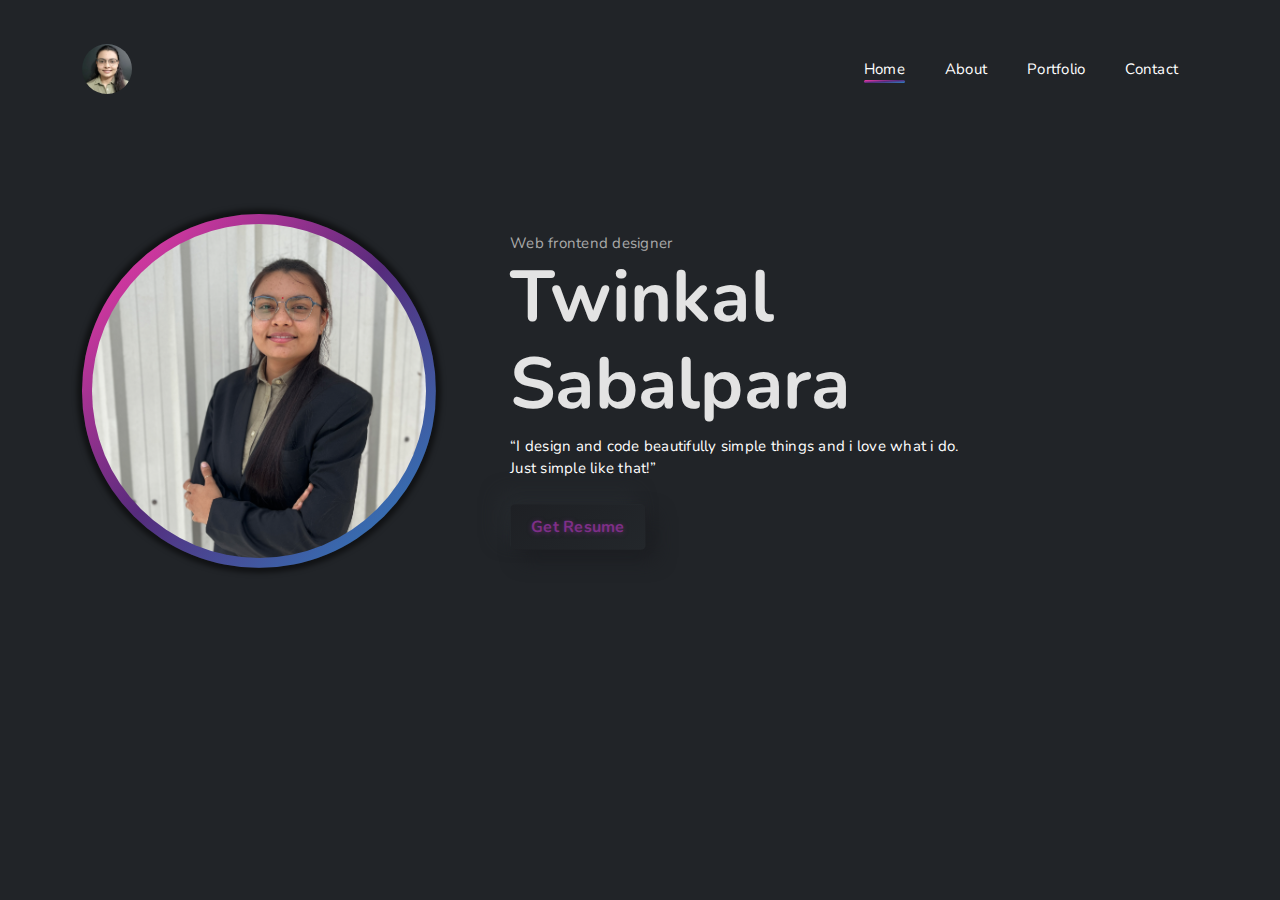
<file: index.html>
<!DOCTYPE html>
<html lang="en">

<head>
    <meta charset="UTF-8">
    <meta name="viewport" content="width=device-width, initial-scale=1.0">
    <title>Portfolio | Twinakal Sabalpara</title>
    <!-- favicon -->
    <link rel="shortcut icon" href="img/icons8-portfolio-64.png" />
    <!-- Font Awesome -->
    <link rel="stylesheet" href="css/all.min.css">
    <!-- Bootstrap CSS -->
    <link href="css/bootstrap.min.css" rel="stylesheet">
    <!-- animate css -->
    <link rel="stylesheet" href="css/bootstrap-icons.css" type="text/css">
    <!-- style -->
    <link rel="stylesheet" href="css/style.css" type="text/css">
</head>

<body>
    <header>
        <div class="container pt-4">
            <div class="row align-items-center">
                <div class="col-6">
                    <div class="logo">
                        <a href="index.html">
                            <img src="img/Twinkal_photo.jpg" alt="">
                        </a>
                    </div>
                </div>
                <div class="col-6">
                    <nav>
                        <ul class="d-flex justify-content-end">
                            <li class="active">
                                <a href="index.html">Home</a>
                            </li>
                            <li>
                                <a href="about.html">About</a>
                            </li>
                            <li>
                                <a href="portfolio.html">Portfolio</a>
                            </li>
                            <li>
                                <a href="contact.html">Contact</a>
                            </li>
                        </ul>
                    </nav>
                </div>
            </div>
        </div>
    </header>
    <main>
        <section class="py-100">
            <div class="container">
                <div class="row  align-items-center">
                    <div class="col-4">
                        <div class="flip-box ">
                            <div class="flip-box-front flip-box-front-1">
                            </div>
                            <div class="flip-box-back text-center">
                                <div class="inner text-center ">
                                    <h2 class="flip-box-header">Social account</h2>
                                    <div class="social-account">
                                        <ul class="d-flex align-items-center justify-content-center mt-4">
                                            <li>
                                                <a href="https://github.com/Twinkalsabalpara" target="_blank">
                                                    <i class="bi bi-github"></i>
                                                </a>
                                            </li>
                                            <li>
                                                <a href="https://www.instagram.com/_design_creater_/" target="_blank">
                                                    <i class="bi bi-instagram"></i>
                                                </a>
                                            </li>
                                            <li>
                                                <a href="https://www.behance.net/twinkalsabalpara" target="_blank">
                                                    <i class="bi bi-behance"></i>
                                                </a>
                                            </li>
                                            <li>
                                                <a href="https://www.linkedin.com/in/twinkal-sabalpara-104bb2242/" target="_blank">
                                                    <i class="bi bi-linkedin fs-5"></i>
                                                </a>
                                            </li>
                                        </ul>
                                    </div>
                                </div>
                            </div>
                        </div>
                    </div>
                    <div class="col-7">
                        <div class="banner-content ps-5">
                            <p style="color:#aaa;">Web frontend designer</p>
                            <h1 class="display-2 fw-bold">Twinkal Sabalpara</h1>
                            <q class="d-block text-white">I design and code beautifully simple things and i love what i do. <br> Just simple like that!</q>
                            <div class="btn mt-4">Get Resume</div>
                        </div>
                    </div>
                </div>
            </div>
        </section>
    </main>
    <script src="js/jquery-min.js"></script>
    <script src="js/bootstrap.bundle.min.js"></script>
</body>

</html>
</file>
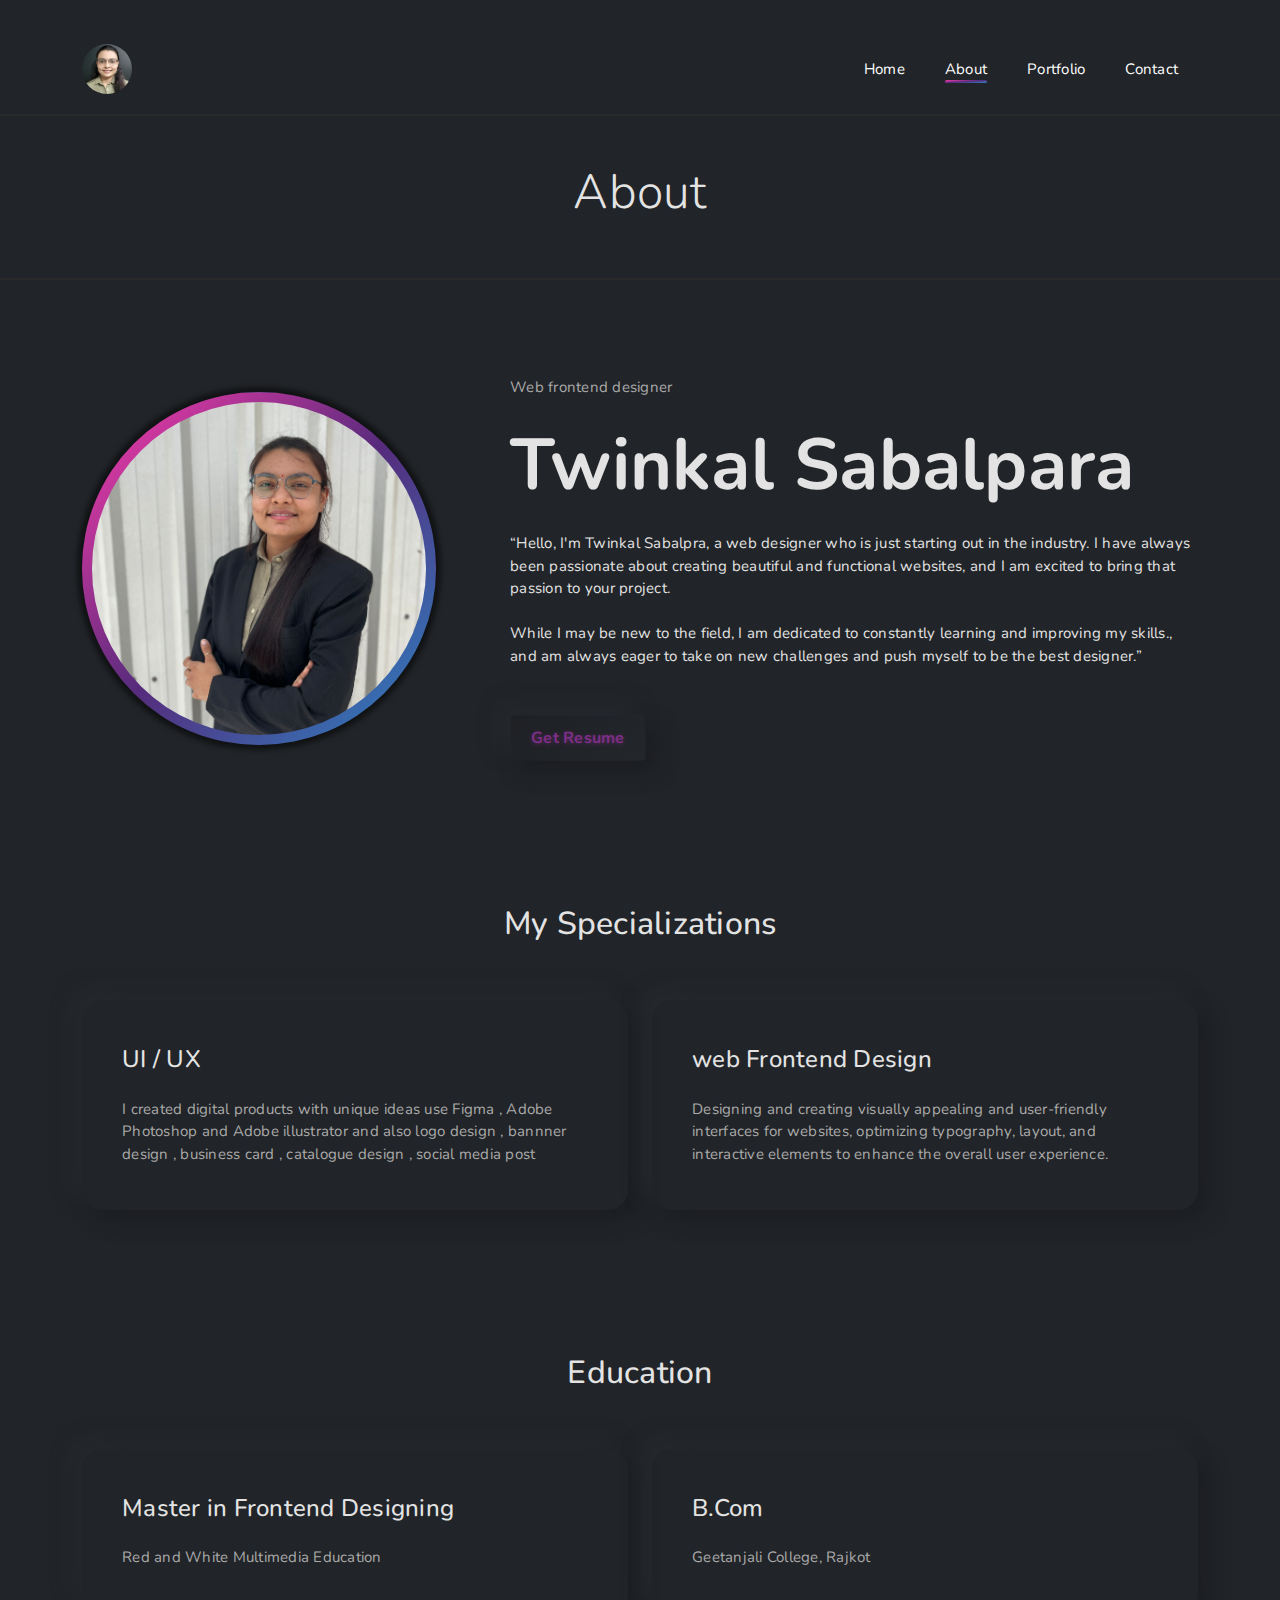
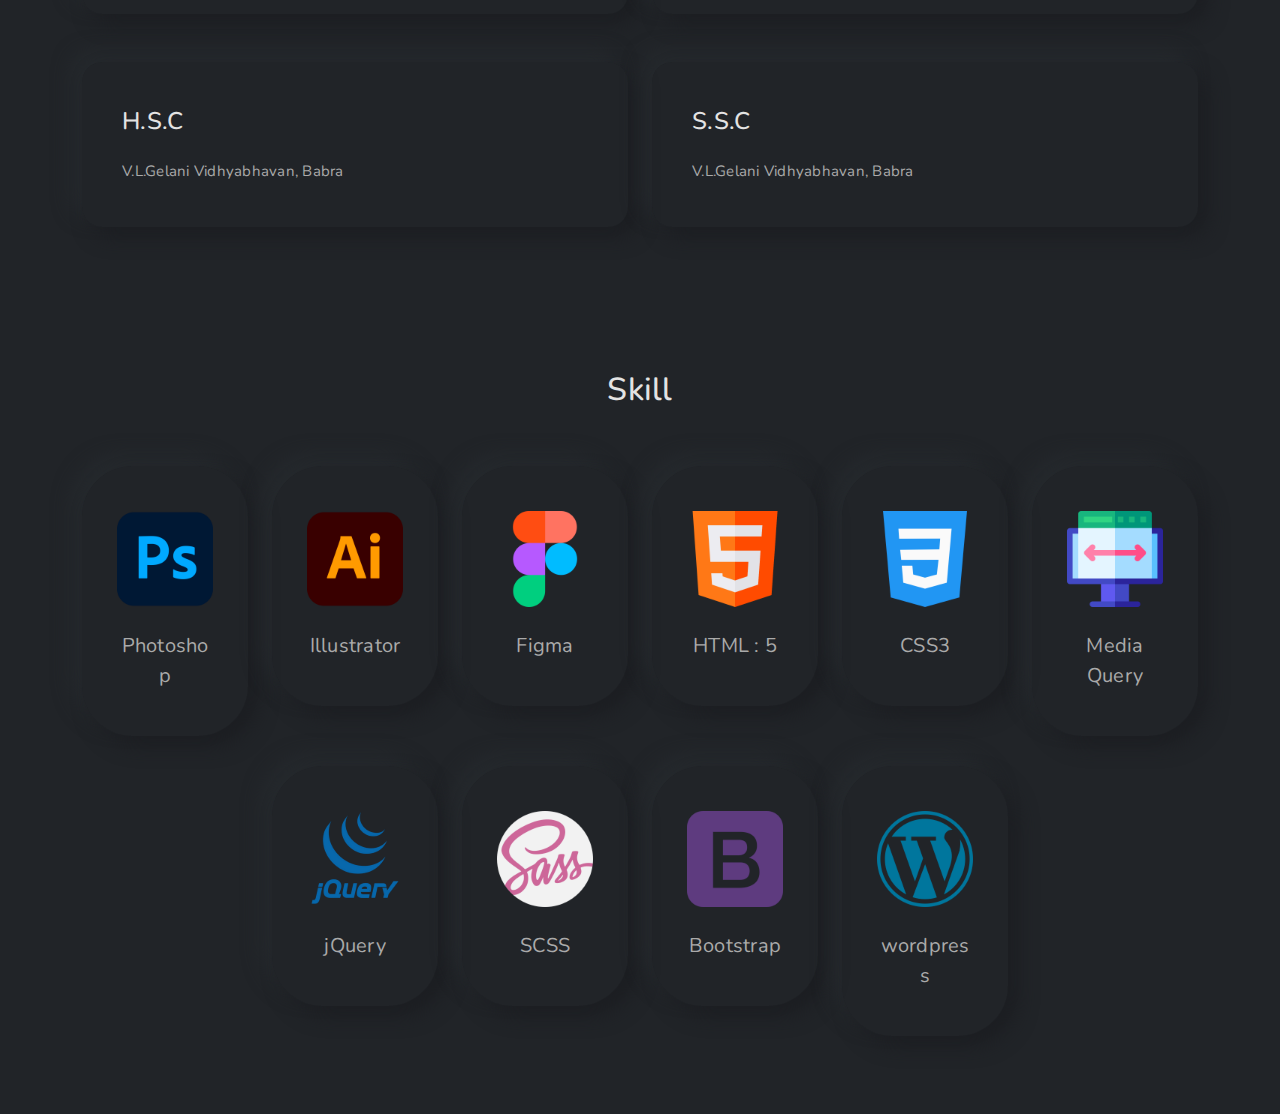
<file: about.html>
<!DOCTYPE html>
<html lang="en">

<head>
    <meta charset="UTF-8">
    <meta name="viewport" content="width=device-width, initial-scale=1.0">
    <title>Portfolio | Twinakal Sabalpara</title>
    <!-- favicon -->
    <link rel="shortcut icon" href="img/icons8-portfolio-64.png" />
    <!-- Font Awesome -->
    <link rel="stylesheet" href="css/all.min.css">
    <!-- Bootstrap CSS -->
    <link href="css/bootstrap.min.css" rel="stylesheet">
    <!-- animate css -->
    <link rel="stylesheet" href="css/bootstrap-icons.css" type="text/css">
    <!-- style -->
    <link rel="stylesheet" href="css/style.css" type="text/css">
</head>

<body>
    <header>
        <div class="container pt-4">
            <div class="row align-items-center">
                <div class="col-6">
                    <div class="logo">
                        <a href="index.html">
                            <img src="img/Twinkal_photo.jpg" alt="">
                        </a>
                    </div>
                </div>
                <div class="col-6">
                    <nav>
                        <ul class="d-flex justify-content-end">
                            <li>
                                <a href="index.html">Home</a>
                            </li>
                            <li class="active">
                                <a href="about.html">About</a>
                            </li>
                            <li>
                                <a href="portfolio.html">Portfolio</a>
                            </li>
                            <li>
                                <a href="contact.html">Contact</a>
                            </li>
                        </ul>
                    </nav>
                </div>
            </div>
        </div>
    </header>

    <main>
        <section class="sub-head">
            <div class="container py-5">
                <div class="row d-flex flex-column align-items-start">
                    <h2 class="display-5">About</h2>
                </div>
            </div>
        </section>
        <section>
            <div class="container my-5">
                <div class="row justify-content-between align-items-center py-5">
                    <!-- <div class="col-12 text-center mb-5">
                        <h2> About Me</h2>
                    </div> -->
                    <div class="col-4">
                        <div class="flip-box-front flip-box-front-1">
                        </div>
                    </div>
                    <div class="col-8">
                        <div class="banner-content ps-5">
                            <p>Web frontend designer</p>
                            <h1 class="display-2 fw-bold my-4">Twinkal Sabalpara</h1>
                            <q class="d-block"><span>Hello, I'm Twinkal Sabalpra, a web designer who is just starting out in
                                    the industry. I have always been passionate about creating beautiful and functional
                                    websites, and I am excited to bring that passion to your project.</span> <br><br>
                                <span>While I may be new to the field, I am dedicated to constantly learning and improving
                                    my skills., and am always eager to take on new challenges and push myself to be the best
                                    designer.</span></q>
                            <div class="btn mt-5">Get Resume</div>
                        </div>
                    </div>
                </div>
            </div>
        </section>
        <section class="py-5">
            <div class="container">
                <div class="row">
                    <div class="col-12 text-center mb-5">
                        <h2>My Specializations</h2>
                    </div>
                    <div class="col-6">
                        <div class="card mb-5">
                            <h4>UI / UX</h4>
                            <p class="mt-3">I created digital products with unique ideas use Figma , Adobe Photoshop and Adobe illustrator and also logo design , bannner design , business card , catalogue design , social media post</p>
                        </div>
                    </div>
                    <div class="col-6">
                        <div class="card">
                            <h4>web Frontend Design</h4>
                            <p class="mt-3">Designing and creating visually appealing and user-friendly interfaces for websites, optimizing typography, layout, and interactive elements to enhance the overall user experience. </p>
                        </div>
                    </div>
                </div>
            </div>
        </section>
        <section class="py-5">
            <div class="container">
                <div class="row">
                    <div class="col-12 text-center mb-5">
                        <h2> Education</h2>
                    </div>
                    <div class="col-6">
                        <div class="card mb-5">
                            <h4>Master in Frontend Designing</h4>
                            <p class="mt-3">Red and White Multimedia Education  </p>
                        </div>
                    </div>
                    <div class="col-6">
                        <div class="card">
                            <h4>B.Com</h4>
                            <p class="mt-3">Geetanjali College, Rajkot </p>
                        </div>
                    </div>
                    <div class="col-6">
                        <div class="card mb-5">
                            <h4>H.S.C</h4>
                            <p class="mt-3">V.L.Gelani Vidhyabhavan, Babra</p>
                        </div>
                    </div>
                    <div class="col-6">
                        <div class="card">
                            <h4>S.S.C</h4>
                            <p class="mt-3">V.L.Gelani Vidhyabhavan, Babra</p>
                        </div>
                    </div>
                </div>
            </div>
        </section>
        <section class="py-5">
            <div class="container">
                <div class="row justify-content-center">
                    <div class="col-12 text-center mb-5">
                        <h2>Skill</h2>
                    </div>
                    <div class="col-2">
                        <div class="card skill-icon text-center">
                            <img src="img/photoshop.png" alt="">
                            <p class="fs-5 mt-4"> Photoshop</p>
                        </div>
                    </div>
                    <div class="col-2">
                        <div class="card skill-icon text-center">
                            <img src="img/illustrator.png" alt="">
                            <p class="fs-5 mt-4">Illustrator</p>
                        </div>
                    </div>
                    <div class="col-2">
                        <div class="card skill-icon text-center">
                            <img src="img/figma.png" alt="">
                            <p class="fs-5 mt-4">Figma</p>
                        </div>
                    </div>
                    <div class="col-2">
                        <div class="card skill-icon text-center">
                            <img src="img/html.png" alt="">
                            <p class="fs-5 mt-4">HTML : 5</p>
                        </div>
                    </div>
                    <div class="col-2">
                        <div class="card skill-icon text-center">
                            <img src="img/css-3.png" alt="">
                            <p class="fs-5 mt-4">CSS3</p>
                        </div>
                    </div>
                    <div class="col-2">
                        <div class="card skill-icon text-center">
                            <img src="img/media.png" alt="">
                            <p class="fs-5 mt-4">Media Query</p>
                        </div>
                    </div>
                    <div class="col-2">
                        <div class="card skill-icon text-center">
                            <img src="img/jquery.webp" alt="">
                            <p class="fs-5 mt-4">jQuery</p>
                        </div>
                    </div>
                    <div class="col-2">
                        <div class="card skill-icon text-center">
                            <img src="img/sass.png" alt="">
                            <p class="fs-5 mt-4">SCSS</p>
                        </div>
                    </div>
                    <div class="col-2">
                        <div class="card skill-icon text-center">
                            <img src="img/bootstrap.png" alt="">
                            <p class="fs-5 mt-4">Bootstrap</p>
                        </div>
                    </div>
                    <div class="col-2">
                        <div class="card skill-icon text-center">
                            <img src="img/wordpress.png" alt="">
                            <p class="fs-5 mt-4">wordpress</p>
                        </div>
                    </div>
                    
                    
                    
                </div>
            </div>
        </section>
    </main>
    <script src="js/jquery-min.js"></script>
</body>

</html>
</file>
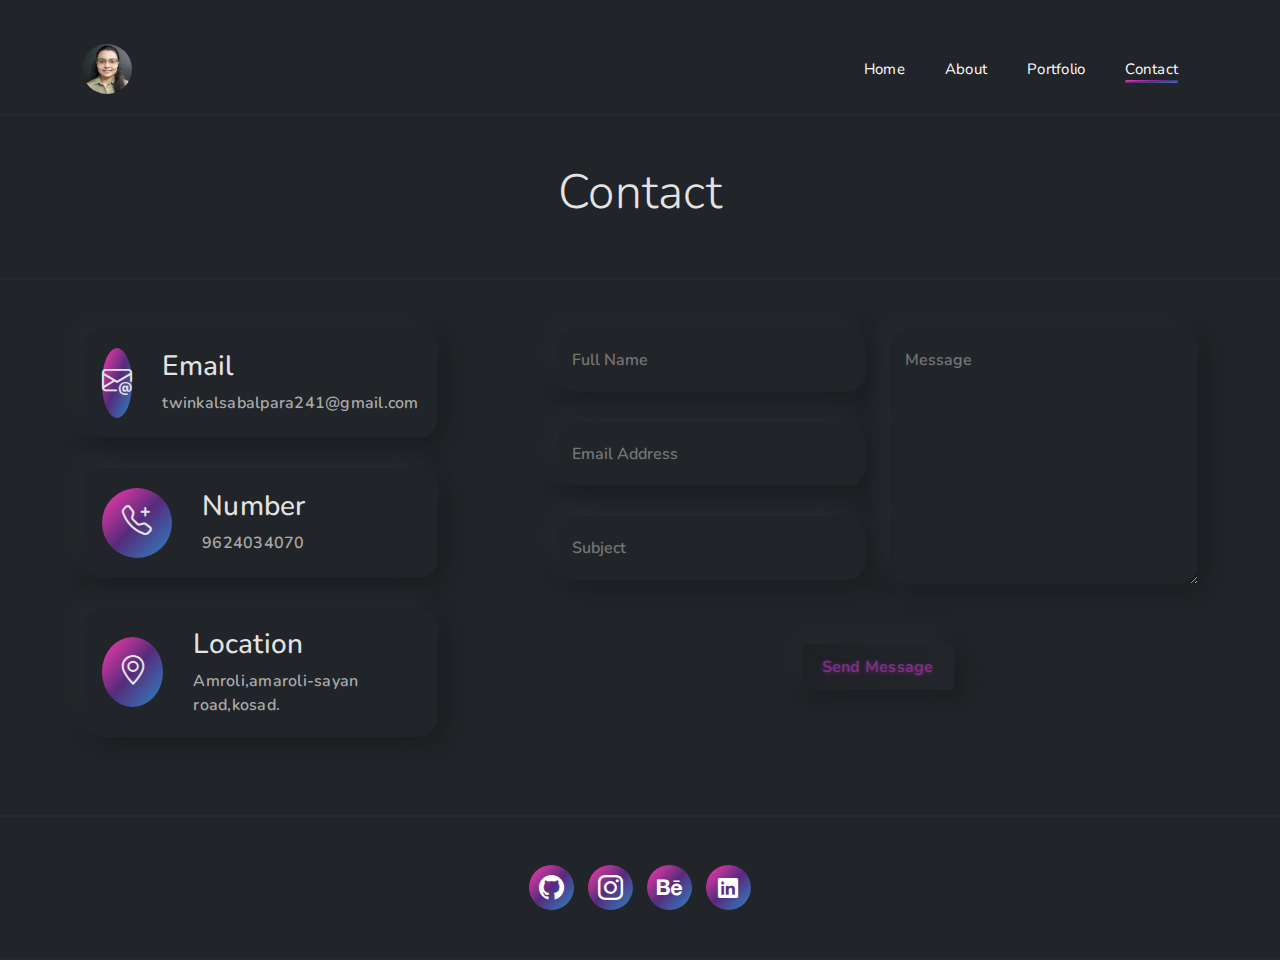
<file: contact.html>
<!DOCTYPE html>
<html lang="en">

<head>
    <meta charset="UTF-8">
    <meta name="viewport" content="width=device-width, initial-scale=1.0">
    <title>Portfolio | Twinakal Sabalpara</title>
    <!-- favicon -->
    <link rel="shortcut icon" href="img/icons8-portfolio-64.png" />
    <!-- Font Awesome -->
    <link rel="stylesheet" href="css/all.min.css">
    <!-- Bootstrap CSS -->
    <link href="css/bootstrap.min.css" rel="stylesheet">
    <!-- animate css -->
    <link rel="stylesheet" href="css/bootstrap-icons.css" type="text/css">
    <!-- style -->
    <link rel="stylesheet" href="css/style.css" type="text/css">
</head>

<body>
    <header>
        <div class="container pt-4">
            <div class="row align-items-center">
                <div class="col-6">
                    <div class="logo">
                        <a href="index.html">
                            <img src="img/Twinkal_photo.jpg" alt="">
                        </a>
                    </div>
                </div>
                <div class="col-6">
                    <nav>
                        <ul class="d-flex justify-content-end">
                            <li>
                                <a href="index.html">Home</a>
                            </li>
                            <li>
                                <a href="about.html">About</a>
                            </li>
                            <li>
                                <a href="portfolio.html">Portfolio</a>
                            </li>
                            <li class="active">
                                <a href="contact.html">Contact</a>
                            </li>
                        </ul>
                    </nav>
                </div>
            </div>
        </div>
    </header>

    <main>
        <section class="sub-head ">
            <div class="container py-5">
                <div class="row d-flex flex-column align-items-start">
                    <h2 class="display-5">Contact</h2>
                </div>
            </div>
        </section>
        <section>
            <div class="container my-5">
                <div class="row justify-content-between">
                    <div class="col-4">
                        <div class="contact-item d-flex  align-items-center">
                            <div class="contact-icon">
                                <i class="bi bi-envelope-at"></i>
                            </div>
                            <div class="contact-text">
                                <h3>Email</h3>
                                <p><a href="mailto:twinkalsabalpara241@gmail.com">twinkalsabalpara241@gmail.com</a></p>
                            </div>
                        </div>
                        <div class="contact-item d-flex  align-items-center">
                            <div class="contact-icon">
                                <i class="bi bi-telephone-plus"></i>
                            </div>
                            <div class="contact-text">
                                <h3>Number</h3>
                                <p><a href="tel:9624034070">9624034070</a></p>
                            </div>
                        </div>
                        <div class="contact-item d-flex  align-items-center">
                            <div class="contact-icon">
                                <i class="bi bi-geo-alt"></i>
                            </div>
                            <div class="contact-text">
                                <h3>Location</h3>
                                <p>Amroli,amaroli-sayan road,kosad.</p>
                            </div>
                        </div>
                    </div>
                    <div class="col-7">
                        <div class="contact-form">
                            <form action="#">
                                <div class="row">
                                    <div class="col-6">
                                        <input type="text" placeholder="Full Name">
                                        <input type="email" placeholder="Email Address">
                                        <input type="text" placeholder="Subject">
                                    </div>
                                    <div class="col-6">
                                        <textarea name="" id="" cols="30" rows="9" placeholder="Message"></textarea>
                                    </div>
                                    <div class="col-12 text-center">
                                        <div class="btn mt-4">Send Message</div>
                                    </div>
                                </div>
                            </form>
                        </div>
                    </div>
                </div>
            </div>
        </section>
        <section class="sub-head py-5">
            <div class="container">
                <div class="row">
                    <div class="social-account">
                        <ul class="d-flex align-items-center justify-content-center">
                            <li>
                                <a href="https://github.com/Twinkalsabalpara" target="_blank">
                                    <i class="bi bi-github"></i>
                                </a>
                            </li>
                            <li>
                                <a href="https://www.instagram.com/_design_creater_/" target="_blank">
                                    <i class="bi bi-instagram"></i>
                                </a>
                            </li>
                            <li>
                                <a href="https://www.behance.net/twinkalsabalpara" target="_blank">
                                    <i class="bi bi-behance"></i>
                                </a>
                            </li>
                            <li>
                                <a href="https://www.linkedin.com/in/twinkal-sabalpara-104bb2242/" target="_blank">
                                    <i class="bi bi-linkedin fs-5"></i>
                                </a>
                            </li>
                        </ul>
                    </div>
                </div>
            </div>
        </section>
    </main>
    <script src="js/jquery-min.js"></script>
</body>

</html>
</file>
<file: css/style.css>
@import url('https://fonts.googleapis.com/css2?family=Nunito:ital,wght@0,200;0,300;0,400;0,500;0,600;0,700;0,800;0,900;0,1000;1,200;1,300;1,400;1,500;1,600;1,700;1,800;1,900;1,1000&display=swap');
@import url('https://fonts.googleapis.com/css2?family=Signika:wght@300;400;500;600;700&display=swap');
/* background: linear-gradient(to top left, #3a6186, #89253e);  */
*{
    margin: 0;
    box-sizing: border-box;
}
:root{
    --color1:#28364f;
    --head-text:'Signika', sans-serif;
    --bs-secondary: #6c757d;
    --bg:linear-gradient(145deg, #1e2024, #23272b);
    --shadow:10px 10px 19px #1c1e22, -10px -10px 19px #262a2e;
}
body{
    background-color: #212428;
    /* #231e39 */
    color: #E3E3E3;
    font-family: 'Nunito', sans-serif;
    letter-spacing: 0.25px;
    font-size: 15px;
}
.py-100{
    padding:100px 0;
}
a{
    text-decoration: none;
}
P{
    margin: 0;
    color: #aaa;
}
ul,ul li{
    list-style: none;
    margin: 0;
    padding: 0;
}
img{
    width: 100%;
    object-fit: cover;
    transform: scale(1);
    transition: all 0.5s ease;
}
img:hover{
    /* filter: brightness(.8) saturate(1.2); */
    /* transform: scale(0.93); */
}
.card{
    border: none;
    background-color:var(--bg) ;
    box-shadow: var(--shadow);
    padding: 45px 40px;
    border-radius: 20px;
}
.btn{
    color:#7e2f87;
    background:linear-gradient(145deg, #1e2024, #23272b) ;
    box-shadow: var(--shadow);
    font-weight: 700;
    font-size: 16px;
    padding: 10px 20px;
    text-shadow: 0px 1px 5px rgba(126,47,135,0.6);
    --bs-btn-hover-color:#7e2f87;
}
/* header */
header{
    margin: 20px 0;
}
.logo a img{
    width: 50px;
    height: 50px;
    object-fit: cover;
    border-radius: 50%;
}
nav ul li{
    padding:0 20px;
    color: var(--bs-white);
}
nav ul li a{
    color: var(--bs-white);
    --bs-link-hover-color: var(--bs-white);
}
nav ul li a{
    position: relative;
}
nav ul li a::after{
    position: absolute;
    content: '';
    width: 0%;
    left: 50%;
    bottom: -20%;
    height: 2.5px;
    background: linear-gradient(to bottom right, #ff3cac, #562b7c, #2b86c5);
    border-radius: 20px;
    transition: all 0.3s ease;
}
nav ul li a:hover::after{
    width: 100%;
    left: 0;
}
nav ul li.active a::after{
    width: 100%;
    left: 0;
}
/* banner */
.flip-box {
    transform-style: preserve-3d;
    perspective: 1000px; 
}
.flip-box-front,
.flip-box-back {
    background-size: cover;
    background-position: center;
    border-radius: 8px;
    transition: transform 0.9s cubic-bezier(0.4, 0.2, 0.2, 1);
    backface-visibility: hidden;
    border-radius: 50%;
    width:calc(200px + 12vw);
    height:calc(200px + 12vw);
    transform: rotateY(0deg);
    transform-style: preserve-3d;
}
.flip-box-front-1 {
    border: calc(8px + 0.2vw) solid transparent;
    background-origin: border-box;
    background-clip: content-box, border-box;
    box-shadow: 0 0 5px 5px rgba(0, 0, 0, 0.5);
    background-image: url(../img/IMG_0914.jpg), linear-gradient(to bottom right, #ff3cac, #562b7c, #2b86c5);
}
.flip-box:hover .flip-box-front {
    transform: rotateY(-180deg);
    transform-style: preserve-3d;
}
.flip-box-back {
    position: absolute;
    top: 0;
    left: 0;
    width: calc(200px + 12vw);
    transform: rotateY(180deg);
    transform-style: preserve-3d;
    background-color: var(--color1);
}
.flip-box:hover .flip-box-back {
    transform: rotateY(0deg);
    transform-style: preserve-3d;
}
.flip-box .inner {
    position: absolute;
    left: 0;
    width: 100%;
    outline: 1px solid transparent;
    perspective: inherit;
    z-index: 2;
    transform: translateY(-50%) translateZ(60px) scale(0.94);
    top: 50%;
}
.social-account ul li{
    width: 45px;
    height: 45px;
    line-height: 25px;
    font-size: 25px;
    background-image:linear-gradient(to bottom right, #ff3cac, #562b7c, #2b86c5);
    border-radius: 50%;
    text-align: center;
    margin: 0 7px;  
}
.social-account ul li a{
    display: inline-block;
    color: var(--bs-white);
    padding: 10px;
}
/* about */
.sub-head{
    background-color:var(--bg) ;
    border-top: 2px solid #292929;
    border-bottom: 2px solid #292929;
    text-align: center;
}
.card.skill-icon{
    border-radius: 50px;
    padding: 45px 35px;
    margin-bottom: 30px;
}
/* contact */
.contact-item{
    background-color: var(--bs);
    box-shadow: var(--shadow);
    padding: 20px;
    border-radius: 20px;
    margin-bottom: 30px;
}
.contact-icon{
    width: 70px;
    height: 70px;
    background-image:linear-gradient(to bottom right, #ff3cac, #562b7c, #2b86c5);
    border-radius: 50%;
    text-align: center;
    font-size: 30px;
    line-height: 70px;
    margin-right: 30px;
}
.contact-text a, .contact-text p{
    color: #aaa;
    font-size: 16px;
    font-weight: 600;
}
.contact-form input,.contact-form textarea{
  color: #aaa;
  background-color: transparent;
  background-color: var(--bs);
  box-shadow: var(--shadow);
  outline: none;
  border: none;
  padding: 20px 15px;
  border-radius: 20px;
  font-size: 16px;
  font-weight: 600;
  margin-bottom: 30px;
  width: 100%;
}
/* portfolio */
.filter {
    text-align: center;
    margin-bottom: 20px;
}

.filter-btn {
    display: inline-block;
    padding: 12px 20px;
    margin: 30px 6px 10px 6px;
    border: none;
    background-color: #f5f5f5;
    cursor: pointer;
    border-radius: 6px;
    font-size: 16px;
    font-weight: 500;
    transition: all ease-in-out 0.3s;
}

.filter-btn:hover {
    background-color: var(--primary-color);
    color: var(--white);
}

.filter-btn.active {
    background-color: var(--primary-color);
    color: var(--white);
}

.gallery {
    display: flex;
    flex-wrap: wrap;
    justify-content: center;
}

.item {
    position: relative;
    width: 250px;
    height: 250px;
    margin: 10px;
    overflow: hidden;
    cursor: pointer;
}

.item img {
    width: 90%;
    height: 90%;
    object-fit: cover;
    transition: transform 0.3s ease;

}

.item .overlay {
    position: absolute;
    top: 0;
    left: 0;
    width: 100%;
    height: 100%;
    opacity: 0;
    background-color: rgba(0, 0, 0, 0.7);
    transition: opacity 0.3s ease;
}


.item:hover .overlay {
    opacity: 1;
}

.overlay-content {
    position: absolute;
    top: 50%;
    left: 50%;
    transform: translate(-50%, -50%);
    text-align: center;
    color: #fff;
    
}

.overlay-content a i{
   font-size: 30px;
   color: #55ff33;
}

.overlay-content h3{
   font-size: 16px; 
}


.lightbox {
    display: none;
    position: fixed;
    z-index: 999;
    top: 0;
    left: 0;
    width: 100%;
    height: 100%;
    background-color: rgba(0, 0, 0, 0.663);
}

.lightbox-img {
    position: absolute;
    max-width: 90%;
    max-height: 90%;
    top: 5%;
    left: 5%;
    transform: translate(-50% -50%);
}

.lightbox .lightbox-content {
    position: absolute;
    bottom: 20px;
    text-align: center;
    color: #33bbff;
    width: 100%;
    font-size: 22px;
}
.lightbox-content>h3{
    color: var(--primary-color);
    font-size: 28px;
    margin-bottom: -20px;    
}

.lightbox .close {
    position: absolute;
    top: 20px;
    right: 20px;
    font-size: 30px;
    color: #fff;
    cursor: pointer;
}
</file>
